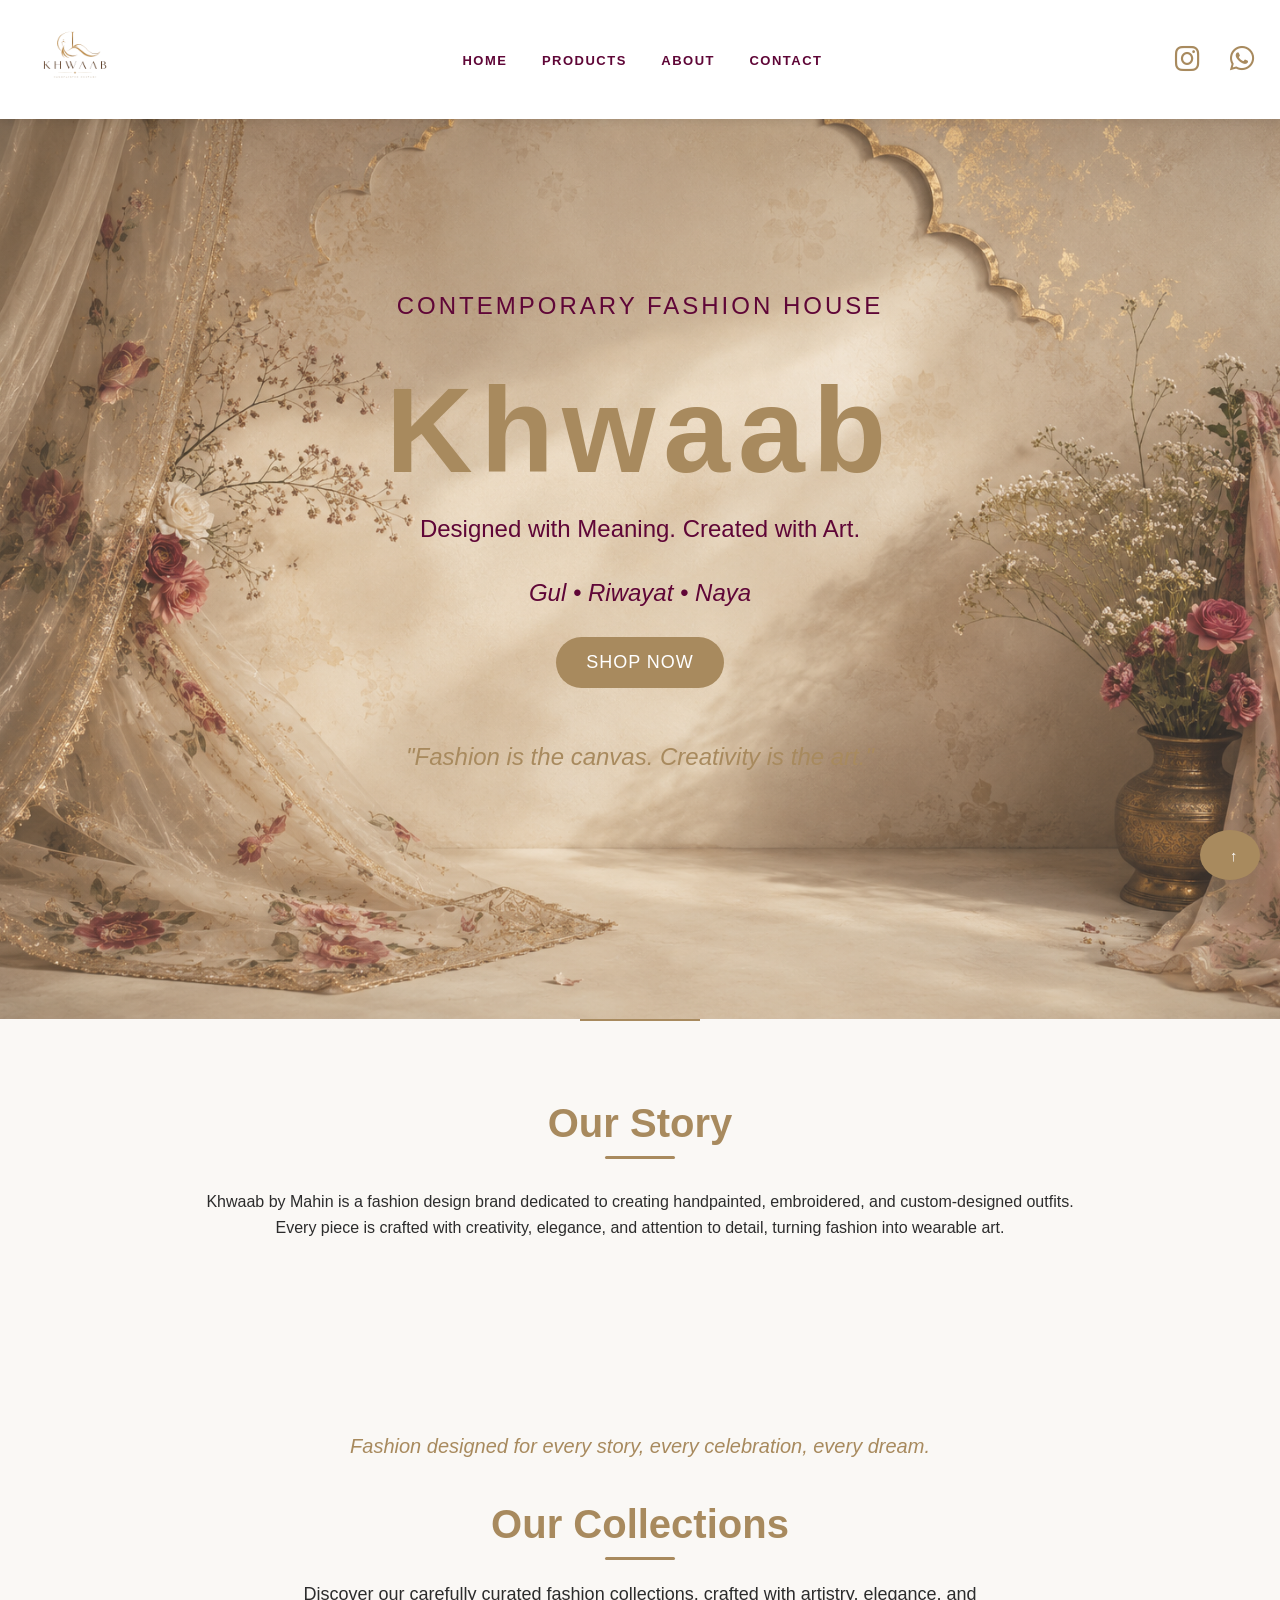
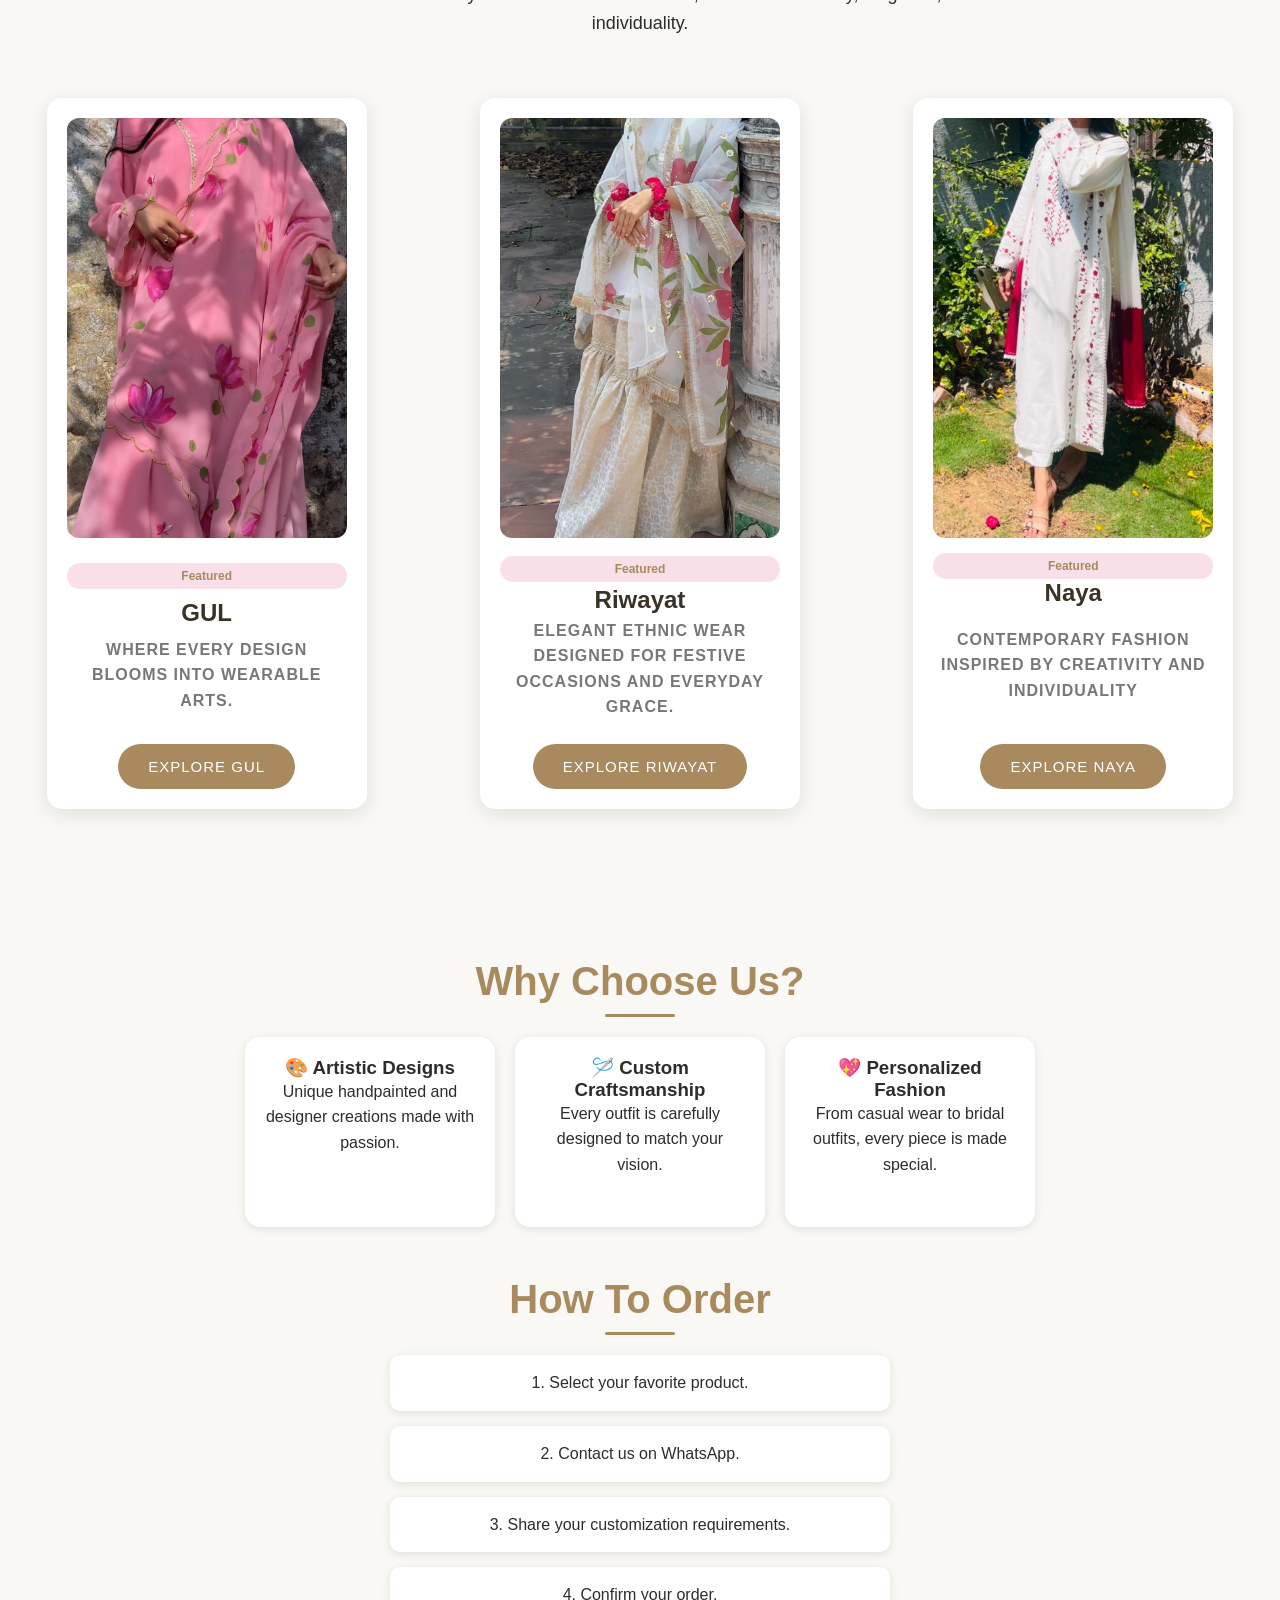
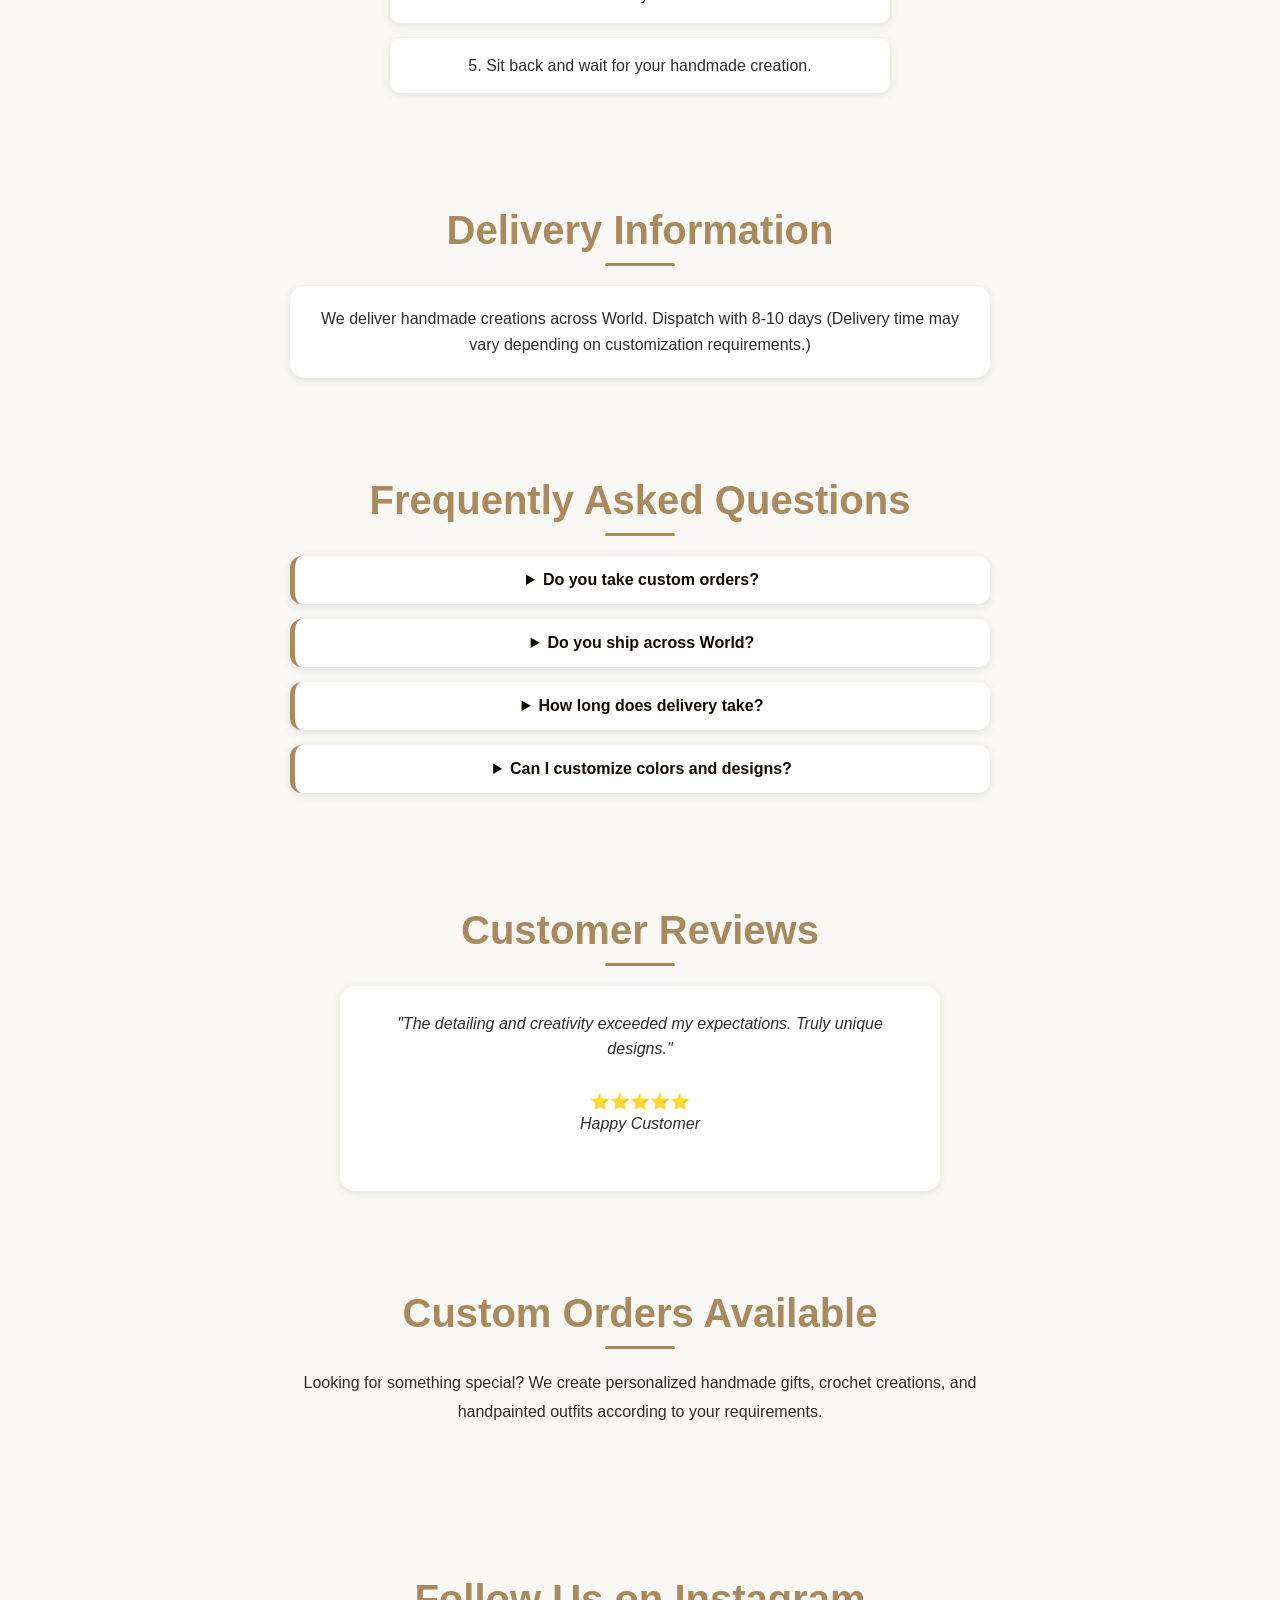
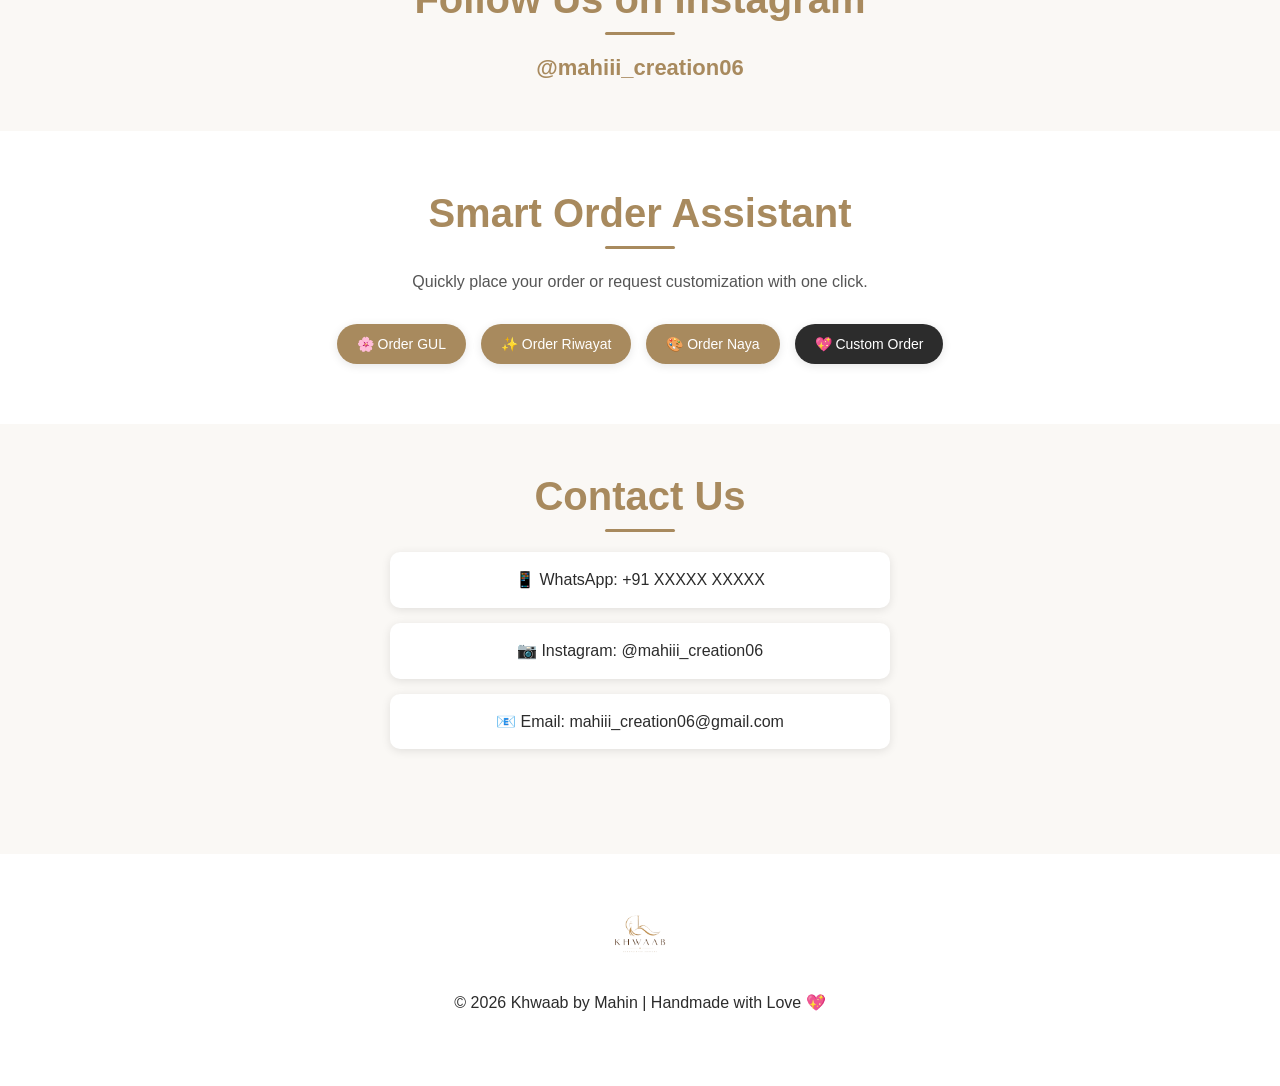
<file: index.html>
<!DOCTYPE html>
<html>

<head>
    <title>Khwaab.com</title>
    <meta name="viewport" content="width=device-width, initial-scale=1.0">
    <link rel="icon" href="images/Mahii Creation logo.jpeg">
    <link rel="stylesheet" href="style.css">
    <link rel="stylesheet" href="https://cdnjs.cloudflare.com/ajax/libs/font-awesome/6.5.1/css/all.min.css">
</head>

<body>
    <nav>

        <div class="logo">
            <img src="images/khwaab.logo.png" alt="Mahiii Creation Logo">
        </div>

        <!-- <div class="announcement">
            ✨ Worldwide Shipping 🌍
        </div> -->

        <div class="menu-toggle">
            ☰
        </div>

        <div class="nav-links">
            <a href="#home">Home</a>
            <a href="#products">Products</a>
            <a href="#about">About</a>
            <a href="#contact">Contact</a>
        </div>
        <div class="social-icon">
            <a href="https://instagram.com/mahiii_creation06" target="_blank">
                <i class="fa-brands fa-instagram"></i>
            </a>
            <a href="https://wa.me/91YOURNUMBER" target="_blank">
                <i class="fa-brands fa-whatsapp"></i>
            </a>
        </div>

    </nav>
    <section id="home" class="hero">
        <p class="welcome-text">
            Contemporary Fashion House
        </p>

        <h1>Khwaab</h1>

        <p>Designed with Meaning. Created with Art.</p>

        <p class="hero-tagline">
            Gul • Riwayat • Naya
        </p>
        <a href="https://wa.me/91YOURNUMBER" target="_blank">
            <button>Shop Now</button>
        </a>
        <section class="fashion-quote">

            <p>
                "Fashion is the canvas. Creativity is the art."
            </p>

        </section>
    </section>

    <!-- MOBILE HERO SLIDER -->
    <section class="hero-slider-mobile">

        <div class="slide active">
            <img src="images/Design Studio.jpeg" alt="Naya Collection">

            <div class="overlay">
                <h1 class="mobile-brand">Khwaab</h1>

                <h2>Naya Collection</h2>
                <p>Fresh styles for modern elegance</p>
                <a href="https://wa.me/91YOURNUMBER" class="btn">Shop Now</a>
            </div>
        </div>

        <div class="slide">
            <img src="images/ethenic elegance.jpeg" alt="Riwayat Collection">

            <div class="overlay">
                <h1 class="mobile-brand">Khwaab</h1>

                <h2>Riwayat Collection</h2>
                <p>Tradition with timeless beauty</p>
                <a href="https://wa.me/91YOURNUMBER" class="btn">Shop Now</a>
            </div>
        </div>

        <div class="slide">
            <img src="images/handpainted suit.jpeg" alt="Gul Collection">

            <div class="overlay">
                <h1 class="mobile-brand">Khwaab</h1>

                <h2>Gul Collection</h2>
                <p>Soft & elegant everyday wear</p>
                <a href="https://wa.me/91YOURNUMBER" class="btn">Shop Now</a>
            </div>A
        </div>

    </section>
    <hr class="luxury-divider">
    <section id="about">
        <h2>Our Story</h2>
        <p>
        <p>
            Khwaab by Mahin is a fashion design brand dedicated to creating
            handpainted, embroidered, and custom-designed outfits.
            Every piece is crafted with creativity, elegance, and attention
            to detail, turning fashion into wearable art.
        </p>
        </p>
    </section>
    <section id="products" class="products">

        <p class="collection-subtitle">
            Fashion designed for every story, every celebration, every dream.
        </p>
        <h2>Our Collections</h2>
        <p class="collection-intro">
            Discover our carefully curated fashion collections,
            crafted with artistry, elegance, and individuality.
        </p>
        <div class="products-container">

            <div class="product-card">

                <a href="gul.html">
                    <img src="images/handpainted suit.jpeg" alt="Handpainted Collection">
                </a>
                <span class="collection-tag">Featured</span>
                <h3> GUL</h3>

                <p>Where every design blooms into wearable arts.</p>

                <a href="gul.html">
                    <button>Explore Gul</button>
                </a>

            </div>

            <div class="product-card">

                <a href="riwayat.html">
                    <img src="images/ethenic elegance.jpeg" alt="Ethnic Collection">
                </a>
                <span class="collection-tag">Featured</span>
                <h3>Riwayat</h3>

                <p>Elegant ethnic wear designed for festive occasions and everyday grace.</p>

                <a href="riwayat.html">
                    <button>Explore Riwayat
                    </button>
                </a>

            </div>

            <div class="product-card">

                <a href="naya.html">
                    <img src="images/Design Studio.jpeg" alt="Custom Design Studio">
                </a>
                <span class="collection-tag">Featured</span>
                <h3>Naya</h3>

                <p>
                <p>
                    Contemporary fashion inspired by creativity and individuality
                </p>
                </p>

                <a href="naya.html">
                    <button>Explore Naya</button>
                </a>

            </div>

        </div>

    </section>
    <section id="about" class="why-us">
        <!-- <section class="gallery">

            <h2>Our Creations</h2>

            <div class="gallery-container">

                <div class="gallery-item">
                    <img src="https://via.placeholder.com/400x500" alt="Handpainted Suit">
                    <div class="gallery-item">
                        <img src="https://via.placeholder.com/400x500" alt="">
                        <p>Handpainted Suits</p>
                    </div>
                </div>

                <div class="gallery-item">
                    <img src="https://via.placeholder.com/400x500" alt="Crochet Bouquet">
                    <div class="gallery-item">
                        <img src="https://via.placeholder.com/400x500" alt="">
                        <p>Crochet Bouquet</p>
                    </div>
                </div>

                <div class="gallery-item">
                    <img src="https://via.placeholder.com/400x500" alt="Custom Gift">
                    <div class="gallery-item">
                        <img src="https://via.placeholder.com/400x500" alt="">
                        <p>Custom Gift </p>
                    </div>
                </div>

                <div class="gallery-item">
                    <img src="https://via.placeholder.com/400x500" alt="Handmade Creation">
                    <div class="gallery-item">
                        <img src="https://via.placeholder.com/400x500" alt="">
                        <p>Handmade Creation</p>
                    </div>
                </div>

            </div>

        </section> -->
        <h2>Why Choose Us?</h2>

        <div class="features">

            <div>
                <h3>🎨 Artistic Designs</h3>
                <p>Unique handpainted and designer creations made with passion.</p>
            </div>

            <div>
                <h3>🪡 Custom Craftsmanship</h3>
                <p>Every outfit is carefully designed to match your vision.</p>
            </div>

            <div>
                <h3>💖 Personalized Fashion</h3>
                <p>From casual wear to bridal outfits, every piece is made special.</p>
            </div>

        </div>
        <section class="order-process">

            <h2>How To Order</h2>

            <p>1. Select your favorite product.</p>

            <p>2. Contact us on WhatsApp.</p>

            <p>3. Share your customization requirements.</p>

            <p>4. Confirm your order.</p>

            <p>5. Sit back and wait for your handmade creation.</p>

        </section>
        <section class="delivery">

            <h2>Delivery Information</h2>

            <p>
                We deliver handmade creations across World.
                Dispatch with 8-10 days
                (Delivery time may vary depending on customization requirements.)
            </p>

        </section>
        <section class="faq">

            <h2>Frequently Asked Questions</h2>

            <details>
                <summary>Do you take custom orders?</summary>
                <p>Yes, we create personalized handmade products according to your requirements.</p>
            </details>

            <details>
                <summary>Do you ship across World?</summary>
                <p>Yes, we deliver Worldwide.</p>
            </details>

            <details>
                <summary>How long does delivery take?</summary>
                <p>usually dispatch with 8-10 Days (Delivery time depends on customization and product availability.)
                </p>
            </details>

            <details>
                <summary>Can I customize colors and designs?</summary>
                <p>Yes, customization is available for every products.</p>
            </details>

        </section>
        <section class="reviews">

            <h2>Customer Reviews</h2>

            <div class="review-card">

                <p>
                    "The detailing and creativity exceeded my expectations. Truly unique designs."
                </p>

                <h4>⭐⭐⭐⭐⭐</h4>
                <p>Happy Customer</p>
            </div>

        </section>
        <section class="custom-orders">

            <h2>Custom Orders Available</h2>

            <p>
                Looking for something special?
                We create personalized handmade gifts,
                crochet creations, and handpainted outfits
                according to your requirements.
            </p>

        </section>
    </section>
    <section class="instagram">

        <h2>Follow Us on Instagram</h2>

        <a href="https://instagram.com/mahiii_creation06" target="_blank">

            @mahiii_creation06

        </a>

    </section>
    <section class="automation">
        <h2>Smart Order Assistant</h2>
        <p>Quickly place your order or request customization with one click.</p>

        <div class="auto-buttons">

            <a href="https://wa.me/91XXXXXXXXXX?text=Hi%20Khwaab%20team%2C%0AI%20want%20to%20order%20from%20GUL%20collection"
                target="_blank" class="auto-btn">
                🌸 Order GUL
            </a>

            <a href="https://wa.me/91XXXXXXXXXX?text=Hi%20Khwaab%20team%2C%0AI%20want%20to%20order%20from%20Riwayat%20collection"
                target="_blank" class="auto-btn">
                ✨ Order Riwayat
            </a>

            <a href="https://wa.me/91XXXXXXXXXX?text=Hi%20Khwaab%20team%2C%0AI%20want%20a%20custom%20design%20from%20Naya%20collection"
                target="_blank" class="auto-btn">
                🎨 Order Naya
            </a>

            <a href="https://wa.me/91XXXXXXXXXX?text=Hi%20Khwaab%20team%2C%0AI%20want%20a%20custom%20outfit%20made%20for%20me"
                target="_blank" class="auto-btn highlight">
                💖 Custom Order
            </a>

        </div>
    </section>
    <section id="contact" class="contact">

        <h2>Contact Us</h2>

        <p>📱 WhatsApp: +91 XXXXX XXXXX</p>

        <p>📷 Instagram: @mahiii_creation06</p>

        <p>📧 Email: mahiii_creation06@gmail.com</p>

    </section>


    <footer>

        <div class="footer-logo">
            <img src="images/khwaab.logo.png" alt="Mahiii Creation Logo">
        </div>

        <!-- <p>
        Handpainted Suits • Crochet Creations • Handmade Gifts
    </p> -->

        <!-- <div class="footer-icons">

        <a href="https://instagram.com/khwaabbymahiiin" target="_blank">
            <i class="fa-brands fa-instagram"></i>
        </a>

        <a href="https://wa.me/91YOURNUMBER" target="_blank">
            <i class="fa-brands fa-whatsapp"></i>
        </a>

    </div> -->

        <p>© 2026 Khwaab by Mahin | Handmade with Love 💖</p>

    </footer>

    <button id="topBtn">↑</button>
    <script>
        const toggle = document.querySelector(".menu-toggle");
        const nav = document.querySelector(".nav-links");

        toggle.addEventListener("click", () => {
            nav.classList.toggle("active");
        });

        // close menu after clicking link
        document.querySelectorAll(".nav-links a").forEach(link => {
            link.addEventListener("click", () => {
                nav.classList.remove("active");
            });
        });

        let slides = document.querySelectorAll(".hero-slider-mobile .slide");
        let index = 0;

        setInterval(() => {
            slides[index].classList.remove("active");
            index = (index + 1) % slides.length;
            slides[index].classList.add("active");
        }, 3000);
        document.addEventListener("DOMContentLoaded", function () {

            let slides = document.querySelectorAll(".hero-slider-mobile .slide");

            if (!slides.length) return;

            let index = 0;

            setInterval(() => {
                slides[index].classList.remove("active");
                index = (index + 1) % slides.length;
                slides[index].classList.add("active");
            }, 3000);

        });
    </script>
</body>

</html>
</file>
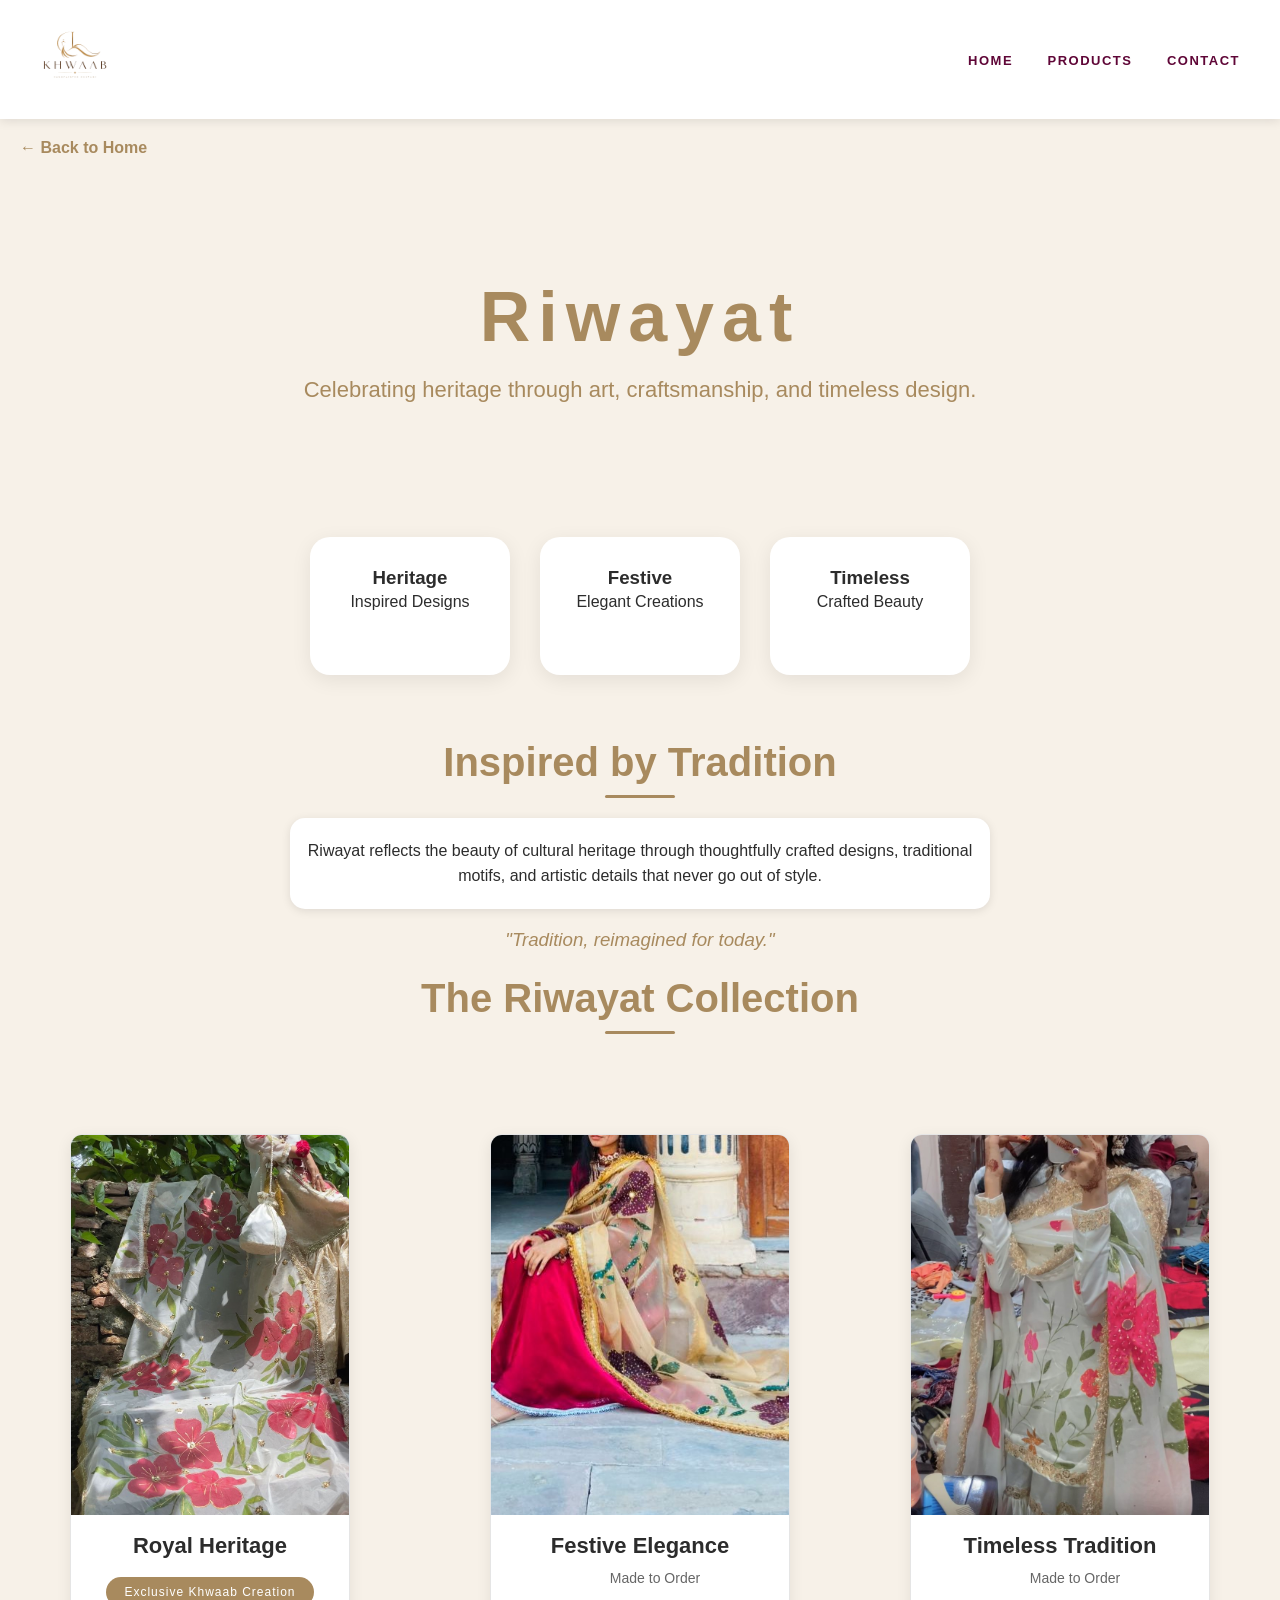
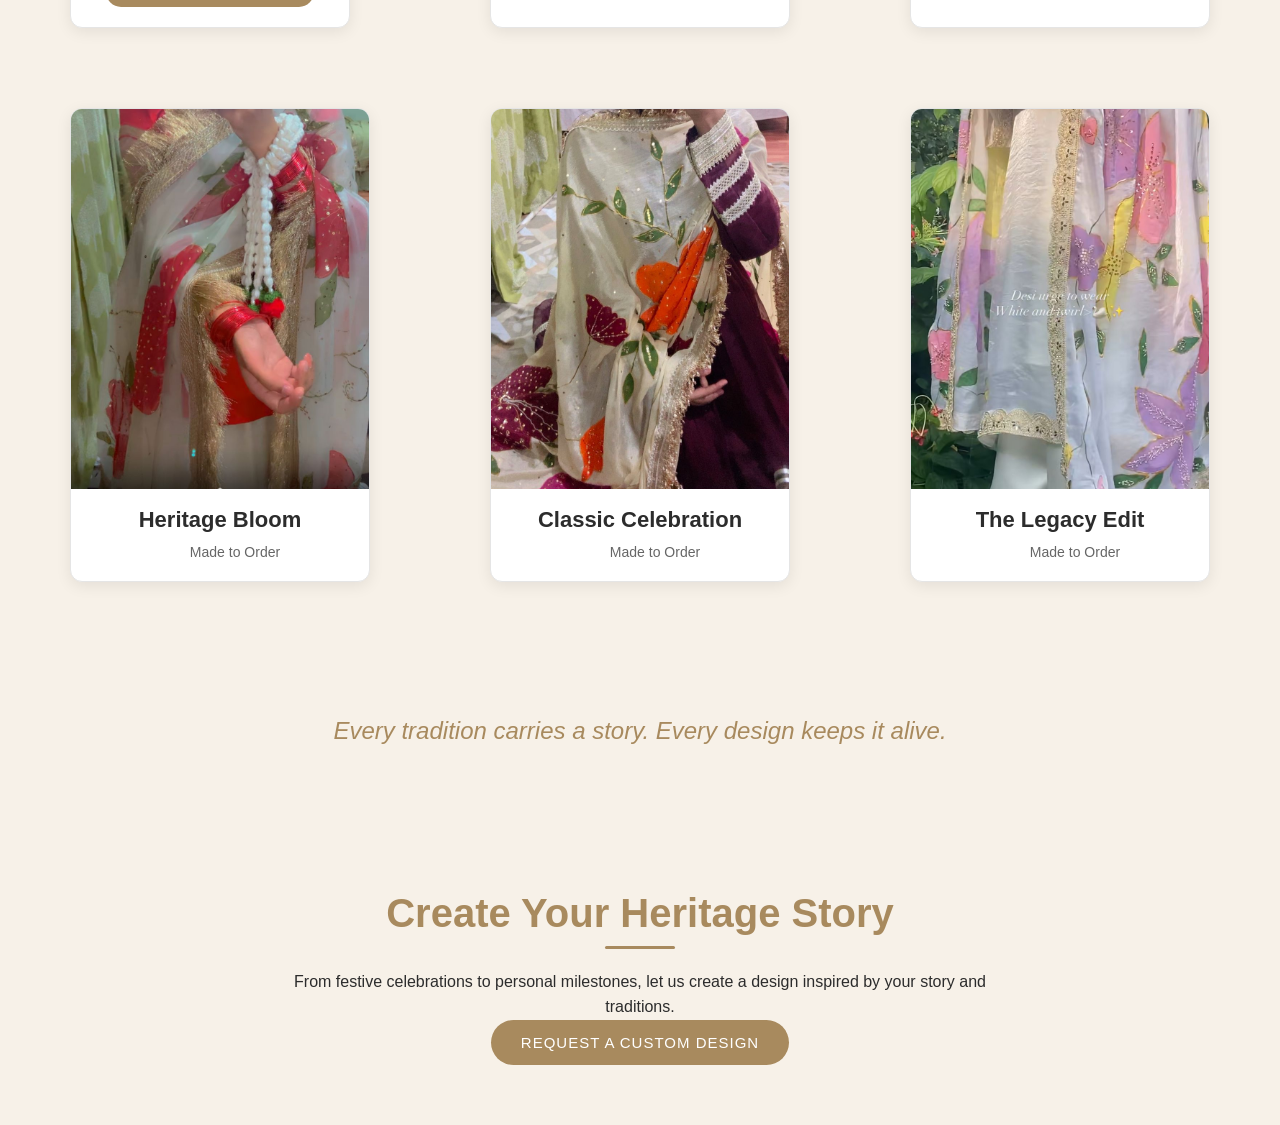
<file: riwayat.html>
<!DOCTYPE html>
<html>

<head>
    <title>Riwayat | Khwaab</title>
    <link rel="stylesheet" href="style.css">
</head>

<body class="riwayat-page">

    <nav>

        <div class="logo">
            <img src="images/khwaab.logo.png" alt="Mahiii Creation Logo">
        </div>
        <div class="nav-links">
            <a href="index.html">Home</a>
            <a href="index.html#products">Products</a>
            <a href="index.html#contact">Contact</a>
        </div>

    </nav>
    <section class="back-home">

        <a href="index.html">← Back to Home</a>

    </section>
    <section class="collection-header">

        <h1>Riwayat</h1>
        <p>Celebrating heritage through art, craftsmanship, and timeless design.</p>

    </section>
    <section class="collection-stats">

        <div>
            <h3>Heritage</h3>
            <p>Inspired Designs</p>
        </div>

        <div>
            <h3>Festive</h3>
            <p>Elegant Creations</p>
        </div>

        <div>
            <h3>Timeless</h3>
            <p>Crafted Beauty</p>
        </div>

    </section>
    <section class="story">

        <h2>Inspired by Tradition</h2>

        <p>
            Riwayat reflects the beauty of cultural heritage through thoughtfully crafted designs, traditional motifs,
            and artistic details that never go out of style.
        </p>

        <h3>"Tradition, reimagined for today."</h3>

    </section>


    <h2 class="gallery-heading">The Riwayat Collection</h2>

    <section class="riwayat-gallery">

        <a href="royal-heritage.html" class="product-link">
            <div class="riwayat-card">
                <img src="images/riwayat2.jpeg" alt="Royal Heritage">
                <h3>Royal Heritage</h3>
                <div class="product-tag">
                    Exclusive Khwaab Creation
                </div>
            </div>
        </a>

        <div class="riwayat-card">
            <img src="images/riwayat1.jpeg" alt="Festive Elegance">
            <h3>Festive Elegance</h3>
            <p>Made to Order</p>
        </div>

        <div class="riwayat-card">
            <img src="images/riwayat3.jpeg" alt="Timeless Tradition">
            <h3>Timeless Tradition</h3>
            <p>Made to Order</p>
        </div>

        <div class="riwayat-card">
            <img src="images/riwayat4.jpeg" alt="Heritage Bloom">
            <h3>Heritage Bloom</h3>
            <p>Made to Order</p>
        </div>

        <div class="riwayat-card">
            <img src="images/riwayat5.jpeg" alt="Classic Celebration">
            <h3>Classic Celebration</h3>
            <p>Made to Order</p>
        </div>

        <div class="riwayat-card">
            <img src="images/riwayat6.jpeg" alt="The Legacy Edit">
            <h3>The Legacy Edit</h3>
            <p>Made to Order</p>
        </div>

    </section>


    <section class="fashion-quote">

        <p>
            Every tradition carries a story. Every design keeps it alive.
        </p>

    </section>
    <section class="custom-design">

        <h2>Create Your Heritage Story</h2>

        <p>
            From festive celebrations to personal milestones, let us create a design inspired by your story and
            traditions.
        </p>

        <a href="https://wa.me/91YOURNUMBER" target="_blank">
            <button>Request a Custom Design</button>
        </a>

    </section>

</body>

</html>
</file>
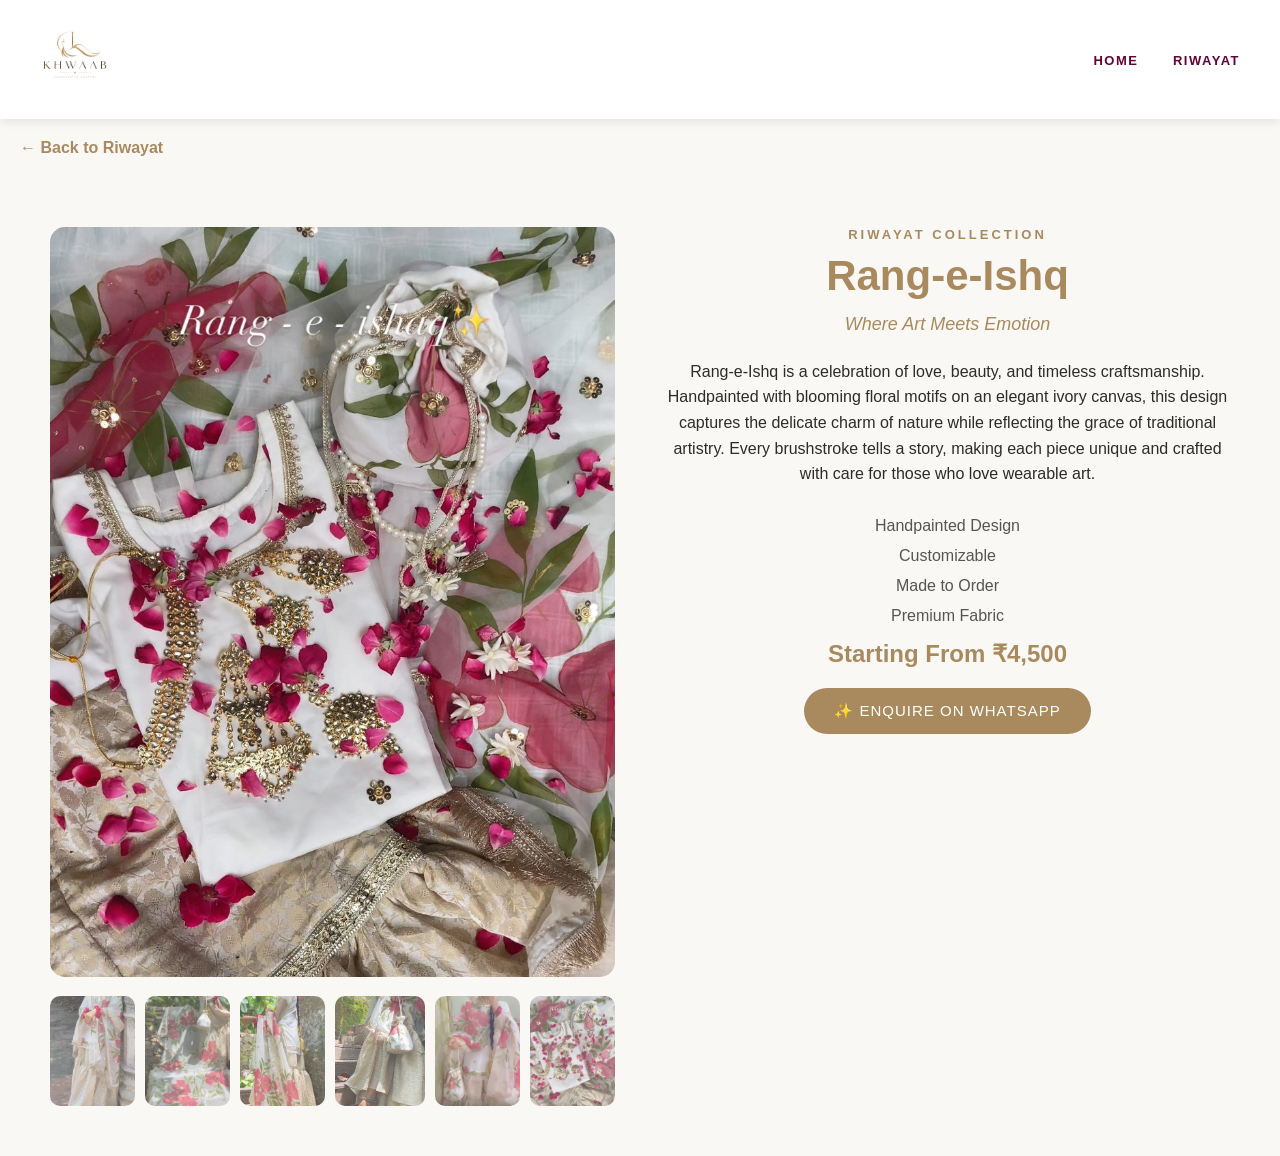
<file: royal-heritage.html>
<!DOCTYPE html>

<html>

<head>
    <title>Royal Heritage | Khwaab</title>
    <link rel="stylesheet" href="style.css">
</head>

<body>


    <nav>

        <div class="logo">
            <img src="images/khwaab.logo.png" alt="Mahiii Creation Logo">
        </div>

        <div class="nav-links">
            <a href="index.html">Home</a>
            <a href="riwayat.html">Riwayat</a>
        </div>

    </nav>

    <section class="back-home">
        <a href="riwayat.html">← Back to Riwayat</a>
    </section>

    <section class="product-page">

        <div class="product-gallery">

            <img class="main-product-image" id="mainImage" src="images/royal-heritage1.jpeg" alt="Royal Heritage">

            <div class="thumbnail-gallery">

                <img class="thumb" src="images/ethenic elegance.jpeg" alt="">
                <img class="thumb" src="images/riwayat2.jpeg" alt="">
                <img class="thumb" src="images/royal-heritage2.jpeg" alt="">
                <img class="thumb" src="images/royal-heritage3.jpeg" alt="">
                <img class="thumb" src="images/royal-heritage4.jpeg" alt="">
                <img class="thumb" src="images/royal-heritage1.jpeg" alt="">

            </div>
        </div>

        <div class="product-details">

            <div class="collection-label">RIWAYAT COLLECTION</div>

            <h1>Rang-e-Ishq</h1>

            <p class="product-subtitle">
                Where Art Meets Emotion
            </p>

            <p>
                Rang-e-Ishq is a celebration of love, beauty, and timeless craftsmanship.
                Handpainted with blooming floral motifs on an elegant ivory canvas, this
                design captures the delicate charm of nature while reflecting the grace of
                traditional artistry. Every brushstroke tells a story, making each piece
                unique and crafted with care for those who love wearable art.
            </p>


            <ul>
                <li>Handpainted Design</li>
                <li>Customizable</li>
                <li>Made to Order</li>
                <li>Premium Fabric</li>
            </ul>
            <div class="product-price">
                Starting From ₹4,500
            </div>
            <a href="https://wa.me/91YOURNUMBER" target="_blank">
                <button>✨ Enquire on WhatsApp</button>
            </a>

        </div>

    </section>

    <script>

        const mainImage = document.getElementById("mainImage");

        const thumbnails = document.querySelectorAll(".thumb");

        thumbnails.forEach(function (thumb) {

            thumb.addEventListener("click", function () {

                mainImage.src = this.src;

            });

        });

    </script>
</body>

</html>
</file>
<file: style.css>
* {
    margin: 0;
    padding: 0;
    box-sizing: border-box;
}

html,
body {
    width: 100%;
    overflow-x: hidden;
}

body {
    font-family: Arial, sans-serif;
    text-align: center;
    background-color: #faf8f5;
    color: #2C2C2C;
    margin: 0;
    overflow-x: hidden;

}

h1 {
    color: #A88A5E;
}

.mobile-brand {
    font-size: 34px;
    letter-spacing: 6px;
    font-weight: 300;
    text-transform: uppercase;
    color: white;
    margin-bottom: 8px;
}

.banner-section {
    background: inherit;
    /* or same color as parent */
}

section {
    margin: 0;
    padding-left: 0;
    padding-right: 0;
}

.welcome-text {
    font-size: 16px;
    letter-spacing: 3px;
    text-transform: uppercase;
    margin-bottom: 10px;
    font-weight: bold;
}

.banner {
    display: block;
    width: 100%;
}

.announcement {
    background-color: #FAF7F2;
    color: #947931;
    text-align: center;
    padding: 10px;
    font-size: 14px;
    font-weight: 500;
}

button {
    background-color: #A88A5E;
    color: white;
    border: none;
    padding: 14px 30px;
    border-radius: 30px;
    cursor: pointer;
    font-size: 15px;
    letter-spacing: 1px;
    text-transform: uppercase;
    transition: 0.3s;
}

.arrow-btn {
    width: 45px;
    height: 45px;
    border-radius: 50%;
    display: flex;
    justify-content: center;
    align-items: center;
}

.arrow-btn i {
    line-height: 1;
}

.luxury-divider {
    width: 120px;
    margin: 0 auto;
    border: none;
    border-top: 2px solid #a88a5e;
}

button:hover {
    background-color: #8D724A;
    transform: translateY(-3px);
}

p {
    margin-bottom: 30px;
    max-width: 900px;
    width: 100%;
    margin: 0 auto 30px;
    line-height: 1.6;
}


nav {
    position: sticky;
    top: 0;
    width: 100%;
    left: 0;
    right: 0;
    background-color: white;
    padding: 5px 25px;
    z-index: 1000;

    display: flex;
    justify-content: space-between;
    align-items: center;

    box-shadow: 0 2px 10px rgba(0, 0, 0, 0.1);
}

nav a {
    text-decoration: none;
    color: #333;
    font-weight: bold;
    transition: 0.3s;
}

nav a:hover {
    color: #a88a5e;
}

.nav-btn {
    background-color: #a88a5e;
    color: white;
    padding: 10px 18px;
    border-radius: 25px;
    text-decoration: none;
}

.nav-btn:hover {
    opacity: 0.9;
}

.logo {
    font-size: 40px;
    font-weight: bold;
    color: #a88a5e;
}

.logo img {
    height: 100px;
    width: auto;
}

.menu-toggle {
    display: none;
}

.nav-links a {
    text-decoration: none;
    color: #5f0637;

    margin: 0 15px;
    font-weight: bold;
    transition: all 0.3s ease;
    position: relative;
    letter-spacing: 1.5px;
    text-transform: uppercase;
    font-size: 13px;
}

.nav-links a:hover {
    color: #A88A5E;
}

.nav-links a::after {
    content: "";
    position: absolute;
    width: 0;
    height: 2px;
    background: #a88a5e;
    left: 0;
    bottom: -5px;
    transition: 0.3s;
}

.nav-links a:hover::after {
    width: 100%;
}

.menu-toggle {
    cursor: pointer;
    z-index: 9999;
    position: relative;
}

.social-icon {
    display: flex;
    gap: 15px;
}

.social-icon a {
    color: #a88a5e;
    font-size: 28px;
    transition: 0.3s;
    margin-left: 15px;
}

.social-icon a:hover {
    transform: scale(1.2);
}

html {
    scroll-behavior: smooth;
}

.product-card {
    background: #fff;
    width: 320px;
    margin: 20px auto;
    padding: 20px;
    border-radius: 15px;
    box-shadow: 0 5px 20px rgba(0, 0, 0, 0.1);
    overflow: hidden;
    transition: all 0.3s ease;
    text-align: center;
    display: flex;
    flex-direction: column;
    justify-content: space-between;

}

.product-card h3 {
    text-align: center;
    margin-top: 18px 0 8px;
    color: #3b3124;
    font-size: 24px;
}

.product-card p {
    text-align: center;
    color: #777;
    font-weight: 600;
    margin-bottom: 20px;
    letter-spacing: 1px;
    text-transform: uppercase;
}

.product-card img {
    width: 100%;
    height: 420px;
    object-fit: cover;
    border-radius: 12px;
    transition: 0.3s;
    display: block;
}

.riwayat-gallery {
    display: grid !important;
    grid-template-columns: repeat(3, 300px) !important;
    column-gap: 120px;
    row-gap: 80px;

    justify-content: center;


    max-width: 1500px;
    margin: 0 auto;
}

.riwayat-card {
    max-width: 300px;
    box-sizing: border-box;
    margin: 0 auto;
    width: 100%;
    display: flex;
    flex-direction: column;
    background: #fff;
    border: 1px solid #e5e5e5;
    border-radius: 12px;
    overflow: hidden;
    box-shadow: 0 4px 15px rgba(0, 0, 0, 0.08);
    text-align: center;
    transition: transform 0.3s ease, box-shadow 0.3s ease;

}

.riwayat-card:hover {
    transform: translateY(-5px);
    box-shadow: 0 8px 25px rgba(0, 0, 0, 0.12);
}

.riwayat-card img {
    width: 100%;
    height: 380px;
    /* same height for all images */
    object-fit: cover;
    display: block;
}

.riwayat-card h3 {
    margin: 18px 15px 8px;
    font-size: 22px;
}

.riwayat-card p,
.product-tag {
    margin: 0 15px 18px;
    font-size: 14px;
    color: #666;
}

.product-link {
    display: block;
    width: 280px;
    text-decoration: none;
    color: inherit;
}

.products-container {
    display: flex;
    justify-content: center;
    gap: 20px;
    flex-wrap: wrap;
}

.product-card:hover {
    transform: translateY(-8px);
    box-shadow: 0 8px 25px rgba(0, 0, 0, 0.15);
}

.product-card:hover img {
    transform: scale(1.05);
}

.product-page {
    display: flex;
    gap: 50px;
    padding: 50px;
    align-items: flex-start;
    flex-wrap: wrap;
}

.product-gallery {
    flex: 1;
    min-width: 350px;
}

.product-link {
    text-decoration: none;
    color: inherit;
}

.main-product-image {
    width: 100%;
    height: 750px;
    object-fit: cover;
    border-radius: 15px;

}

.product-tag {
    background: #a88a5e;
    color: white;
    display: inline-block;
    padding: 8px 18px;
    border-radius: 30px;
    margin: 10px auto 20px;
    font-size: 12px;
    letter-spacing: 1px;
}

.product-card {
    text-align: center;
}

.collection-label {
    color: #a88a5e;
    letter-spacing: 3px;
    font-size: 13px;
    font-weight: 600;
    margin-bottom: 10px;
}

.product-price {
    font-size: 24px;
    font-weight: bold;
    color: #a88a5e;
    margin: 15px 0 20px;
}

.product-subtitle {
    color: #a88a5e;
    font-style: italic;
    font-size: 18px;
    margin-bottom: 20px;
}

.thumb {
    opacity: 0.7;
    transition: 0.3s;
}

.thumb:hover {
    opacity: 1;
    transform: scale(1.05);
}

.thumbnail-gallery {
    display: flex;
    gap: 10px;
    margin-top: 15px;
}

.thumbnail-gallery img {
    width: 90px;
    height: 110px;
    object-fit: cover;
    border-radius: 10px;
    cursor: pointer;
}

.product-details {
    flex: 1;
    min-width: 300px;
}

.product-details h1 {
    font-size: 42px;
    margin-bottom: 10px;
}

.product-details ul {
    list-style: none;
    padding: 0;
}

.product-details li {
    margin: 12px 0;
    color: #555;
}

footer {
    text-align: center;
    padding: 40px 20px;
    margin-top: 40px;
    background-color: white;
}

.footer-logo {
    font-size: 24px;
    font-weight: bold;
    color: #a88a5e;
    margin-bottom: 10px;
}

.footer-icons {
    margin: 15px 0;
}

.footer-icons a {
    font-size: 28px;
    margin: 0 10px;
    text-decoration: none;
}

.footer-icons .fa-instagram {
    color: #a88a5e;
}

.footer-icons .fa-whatsapp {
    color: #25D366;
}

.footer-logo img {
    height: 80px;
}

.hero {

    background-image:
        linear-gradient(rgba(255, 248, 240, 0.15),
            rgba(255, 248, 240, 0.15)),
        url("images/homebanner.png");

    background-size: cover;
    background-position: center;
    min-height: 900px !important;
    margin-top: 0;

    display: flex;
    flex-direction: column;
    justify-content: center;
    align-items: center;

    text-align: center;

    color: rgb(95, 6, 55);
}


.hero h1 {
    font-size: 120px !important;
    letter-spacing: 8px !important;
    margin: 20px 0 !important;
    line-height: 1 !important;
}



.hero p {
    font-size: 24px;
    max-width: 700px;
    margin-bottom: 25px;
    font-weight: 500;
}

.hero button {
    background-color: #a88a5e;
    color: white;
    border: none;
    padding: 15px 30px;
    border-radius: 30px;
    font-size: 18px;
    cursor: pointer;
}

.hero button:hover {
    transform: translateY(-3px);
}

.hero-tagline {
    font-size: 18px;
    font-style: italic;
    margin-bottom: 25px;
}

.contact {
    text-align: center;
    padding: 50px;
}

.contact p {
    background: white;
    max-width: 500px;
    margin: 15px auto;
    padding: 15px;
    border-radius: 10px;
    box-shadow: 0 2px 10px rgba(0, 0, 0, 0.1);
}

.gallery {
    text-align: center;
}

.gallery-container {
    display: flex;
    justify-content: center;
    gap: 20px;
    flex-wrap: wrap;
}

.gallery-item {
    width: 280px;
    overflow: hidden;
    border-radius: 15px;
    box-shadow: 0 2px 10px rgba(0, 0, 0, 0.1);
}

.gallery-item img {
    width: 100%;
    height: 350px;
    object-fit: cover;
    transition: 0.4s;
}

.gallery-item:hover img {
    transform: scale(1.08);
}

.gallery-item p {
    background: white;
    margin: 0;
    padding: 12px;
    font-weight: bold;
}

.automation {
    text-align: center;
    padding: 60px 20px;
    background: #fff;
}

.automation p {
    max-width: 600px;
    margin: 0 auto 30px;
    color: #555;
}

.auto-buttons {
    display: flex;
    justify-content: center;
    flex-wrap: wrap;
    gap: 15px;
}

.auto-btn {
    background: #a88a5e;
    color: white;
    padding: 12px 20px;
    border-radius: 30px;
    text-decoration: none;
    font-size: 14px;
    transition: 0.3s;
    box-shadow: 0 2px 10px rgba(0, 0, 0, 0.1);
}

.auto-btn:hover {
    transform: translateY(-3px);
    background: #8d724a;
}

.auto-btn.highlight {
    background: #2c2c2c;
}

.auto-btn.highlight:hover {
    background: #000;
}

.why-us {
    text-align: center;
    padding: 50px 20px;
}

.features {
    display: flex;
    justify-content: center;
    gap: 20px;
    flex-wrap: wrap;
}

.featured-tag {
    background: #f1ede6;

    color: #8a6f4d;
}

.features div {
    background: white;
    width: 250px;
    padding: 20px;
    border-radius: 15px;
    box-shadow: 0 2px 10px rgba(0, 0, 0, 0.1);
    transition: 0.3s;
}

.features div:hover {
    transform: translateY(-8px);
}

.custom-orders {
    text-align: center;
    padding: 50px 20px;
}

.custom-orders p {
    max-width: 700px;
    margin: auto;
    line-height: 1.8;
}

h2 {
    color: #a88a5e;
    font-size: 40px;
    margin-bottom: 20px;
    position: relative;
}

h2::after {
    content: "";
    display: block;
    width: 70px;
    height: 3px;
    background-color: #a88a5e;
    margin: 10px auto;
    border-radius: 10px;
}

.reviews {
    text-align: center;
    padding: 50px 20px;
}

.review-card {
    background: white;
    max-width: 600px;
    margin: auto;
    padding: 25px;
    border-radius: 15px;
    box-shadow: 0 2px 10px rgba(0, 0, 0, 0.1);
}

.review-card p {
    font-style: italic;
}

.instagram {
    text-align: center;
    padding: 50px 20px;
}

.instagram a {
    text-decoration: none;
    color: #a88a5e;
    font-size: 22px;
    font-weight: bold;
}

.order-process {
    text-align: center;
    padding: 50px 20px;
}

.order-process p {
    background: white;
    max-width: 500px;
    margin: 15px auto;
    padding: 15px;
    border-radius: 10px;
    box-shadow: 0 2px 10px rgba(0, 0, 0, 0.1);
}

.delivery {
    text-align: center;
    padding: 50px 20px;
}

.delivery p {
    background: white;
    max-width: 700px;
    margin: auto;
    padding: 20px;
    border-radius: 15px;
    box-shadow: 0 2px 10px rgba(0, 0, 0, 0.1);
}

.faq {
    text-align: center;
    padding: 50px 20px;
}

.faq details {
    background: white;
    max-width: 700px;
    margin: 15px auto;
    padding: 15px;
    border-radius: 12px;
    box-shadow: 0 2px 10px rgba(0, 0, 0, 0.1);

    border-left: 5px solid #a88a5e;
}


.faq summary {
    cursor: pointer;
    font-weight: bold;
    color: #110b01;
}

.faq p {
    margin-top: 15px;
}

section {
    padding-top: 80px;
    padding-bottom: 80px;
    animation: fadeIn 1s ease;
}

@keyframes fadeIn {
    from {
        opacity: 0;
        transform: translateY(-20px);
    }

    to {
        opacity: 1;
        transform: translateY(0);
    }
}

#topBtn {
    position: fixed;
    bottom: 20px;
    right: 20px;
    background: #a88a5e;
    color: white;
    border: none;
    border-radius: 50%;
    width: 50px;
    height: 50px;
    cursor: pointer;
}






body.naya-page {
    background: #F4F4F4;
}

body.gul-page {
    background: #FFFDF9;
}

body.riwayat-page {
    background: #F7F1E8;
}

.collection-header {
    text-align: center;
    padding: 100px 20px 60px;
}

.collection-header h1 {
    font-size: 70px;
    letter-spacing: 8px;
    margin-bottom: 15px;
}

.collection-header p {
    font-size: 22px;
    color: #a88a5e;
}

.collection-gallery {
    display: flex;
    justify-content: center;
    gap: 30px;
    flex-wrap: wrap;
    padding: 40px 20px;
}

.story {
    text-align: center;

    padding: 25px 20px;
}


.story p {
    max-width: 700px;
    margin: auto;
    background: white;
    padding: 25px;
    border-radius: 15px;
    box-shadow: 0 2px 10px rgba(0, 0, 0, 0.1);
    line-height: 1.8;
    padding: 20px 15px;
    /* adjust based on design */
    line-height: 1.6;
}

.story h3 {
    margin-top: 20px;
    font-style: italic;
    color: #a88a5e;
    font-weight: normal;
}

.suit-card:hover {
    transform: translateY(-8px);
}

.suit-card:hover img {
    transform: scale(1.05);
}

.custom-design {
    text-align: center;
    padding: 60px 20px;
}

.custom-design p {
    max-width: 700px;
    margin: auto;
}

.back-home {
    padding: 20px;
    text-align: left;
}

.back-home a {
    text-decoration: none;
    color: #a88a5e;
    font-weight: bold;
}

.collection-stats {
    display: flex;
    justify-content: center;
    gap: 30px;
    flex-wrap: wrap;
    padding: 40px 20px;
}

.collection-stats div {
    background: white;
    padding: 30px;
    border-radius: 20px;
    width: 200px;
    box-shadow: 0 5px 20px rgba(0, 0, 0, 0.08);
    transition: 0.3s;
}

.collection-stats div:hover {
    transform: translateY(-5px);
}

.collection-tag {
    display: inline-block;
    background-color: #f8dfe8;
    color: #a88a5e;
    padding: 6px 12px;
    border-radius: 20px;
    font-size: 12px;
    font-weight: bold;
    margin-top: 15px;
}

.collection-intro {
    max-width: 700px;
    margin: 0 auto 40px;
    font-size: 18px;
}

.collection-subtitle {
    font-size: 20px;
    font-style: italic;
    color: #a88a5e;
    margin-bottom: 40px;
}

.fashion-quote {
    padding: 50px 20px;
}

.fashion-quote p {
    font-size: 24px;
    font-style: italic;
    color: #a88a5e;
}

@media screen and (max-width: 768px) {

    /* =========================
       GENERAL MOBILE FIXES
    ========================= */

    .announcement {
        display: none;
    }

    section {
        padding: 50px 15px;
    }

    p {
        padding: 0 10px;
    }

    nav {
        position: relative;
        padding: 5px 25px;
        width: 100%;
    }

    .menu-toggle {
        display: block;
        position: absolute;
        right: 20px;
        top: 25px;
        cursor: pointer;
    }

    .nav-links {
        display: none;
        position: absolute;
        top: 70px;
        right: 15px;
        flex-direction: column;
        background: white;
        padding: 15px;
        border-radius: 10px;
        box-shadow: 0 2px 15px rgba(0, 0, 0, 0.1);
        z-index: 1000;
    }

    .nav-links.active {
        display: flex;
        flex-direction: column;
        align-items: flex-start;
    }

    .social-icon {
        display: none;
    }

    .logo img {
        height: 45px;
        object-fit: contain;
    }

    /* =========================
       HERO (DESKTOP OFF)
    ========================= */

    .hero {
        display: none;
        margin-top: 0;
    }

    /* =========================
       MOBILE SLIDER (ON)
    ========================= */
    .hero h1 {
        font-size: 42px !important;
        letter-spacing: 3px !important;
        margin: 15px 0 !important;
        line-height: 1.1 !important;
    }


    .hero-slider-mobile {
        display: none;
        position: relative;
        width: 100%;
        max-width: 100%;
        height: 70vh;
        max-height: 520px;

        overflow: hidden;
    }

    .hero-slider-mobile .slide {
        position: absolute;
        width: 100%;
        height: 85vh;
        opacity: 0;
        transition: opacity 1s ease;
    }

    .hero-slider-mobile .slide.active {
        opacity: 1;
    }

    .hero-slider-mobile img {
        width: 100%;
        max-width: 100%;
        display: block;
        object-fit: cover;
        object-position: top-center;
    }

    .hero-slider-mobile .slide::before {
        content: "";
        position: absolute;
        width: 100%;
        height: 100%;
        background: rgba(0, 0, 0, 0.45);
        top: 0;
        left: 0;
    }

    .hero-slider-mobile .overlay {
        position: absolute;
        bottom: 70px;
        left: 20px;
        right: 20px;
        color: white;
        z-index: 2;
    }

    .hero-slider-mobile .btn {
        background: white;
        color: black;
        font-weight: 600;
        padding: 12px 20px;
        border-radius: 30 px;
        text-decoration: none;
    }


}

.hero-slider-mobile {
    display: none;
    position: relative;
    width: 100%;
    height: 100vh;
    overflow: hidden;
}

.hero-slider-mobile .slide {
    position: absolute;
    width: 100%;
    height: 100%;
    opacity: 0;
    transition: opacity 0.8s ease;
}

.hero-slider-mobile .slide.active {
    opacity: 1;
}

.hero-slider-mobile img {
    width: 100%;
    height: 100%;
    object-fit: cover;
}

.hero-slider-mobile .overlay {
    position: absolute;
    bottom: 70px;
    left: 20px;
    color: white;
    z-index: 2;
}

@media screen and (max-width: 768px) {

    .hero {
        display: none;
    }

    .hero-slider-mobile {
        display: block;
    }
}
</file>
